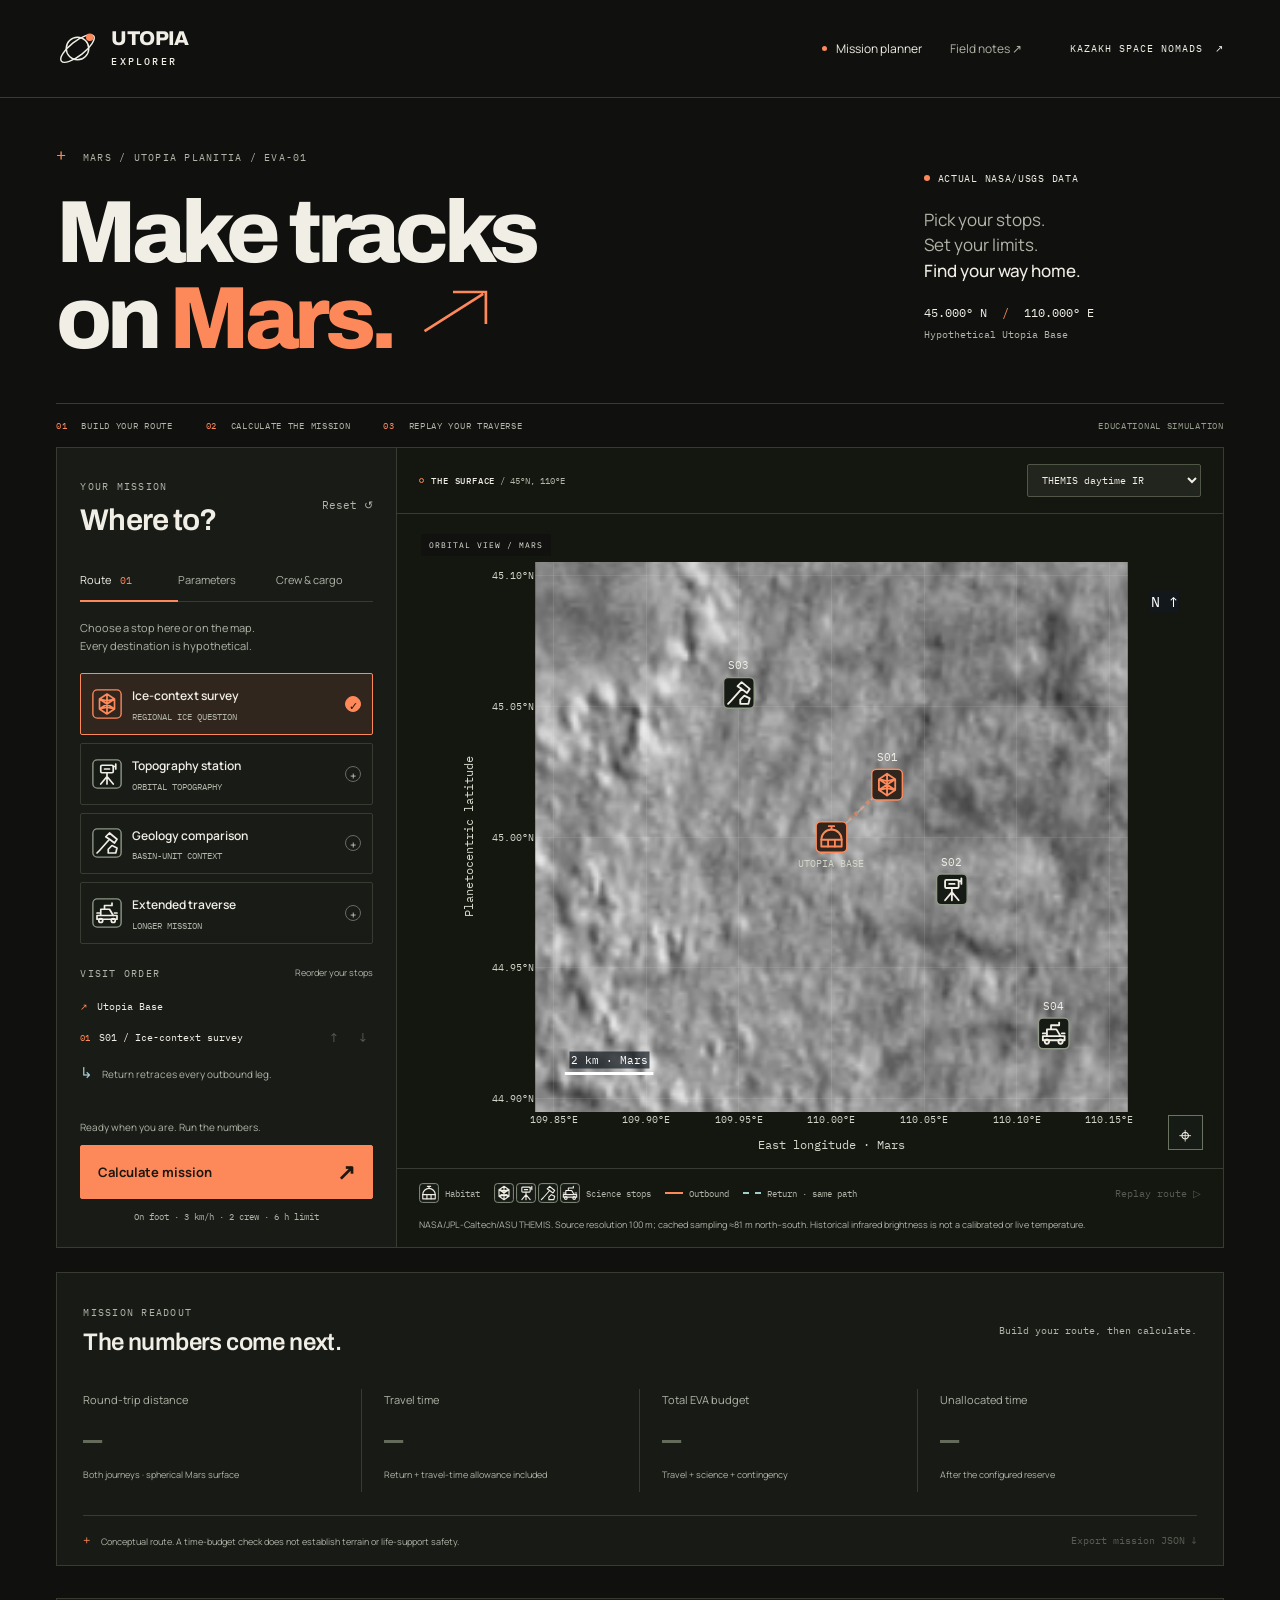
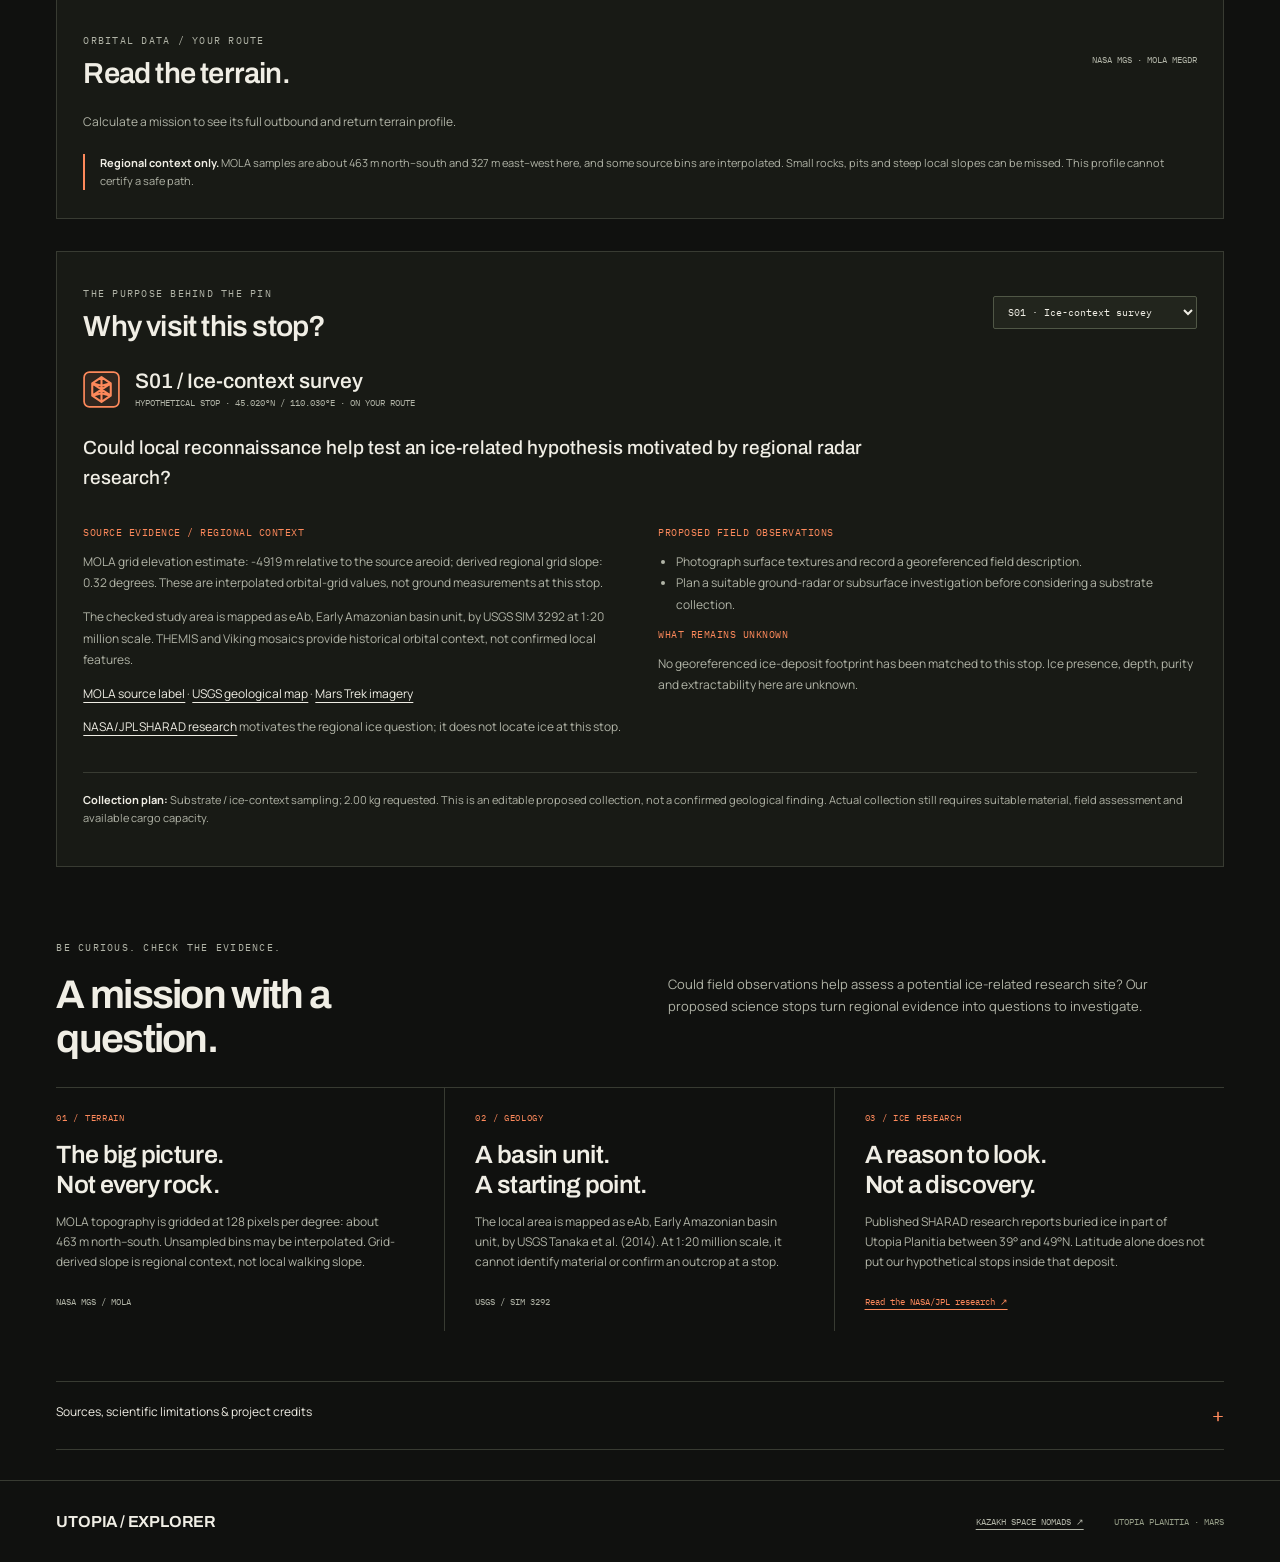
<file: index.html>
<!doctype html>
<html lang="en">
<head>
<meta charset="utf-8"><meta name="viewport" content="width=device-width,initial-scale=1">
<meta name="description" content="Build a hypothetical Mars science traverse with actual NASA and USGS orbital data. Plan the route, calculate the return budget, and explore the evidence.">
<title>Utopia Explorer · Make tracks on Mars</title>
<link rel="preload" href="fonts/archivo-latin-variable.woff2" as="font" type="font/woff2" crossorigin>
<link rel="stylesheet" href="style.css"><script src="plotly.min.js" defer></script><script src="mission.js" defer></script><script src="icons.js" defer></script><script src="logistics.js" defer></script><script src="terrain.js" defer></script><script src="app.js" defer></script>
</head>
<body>
<a class="skip-link" href="#planner">Skip to mission planner</a>
<header class="site-header">
  <a href="#" class="wordmark" aria-label="Utopia Explorer home"><svg class="orbit-mark" viewBox="0 0 42 42" aria-hidden="true"><circle cx="21" cy="21" r="11"/><ellipse cx="21" cy="21" rx="20" ry="7" transform="rotate(-38 21 21)"/><circle class="orbit-dot" cx="33" cy="10" r="3"/></svg><span>UTOPIA<span class="wordmark-sub">EXPLORER</span></span></a>
  <nav aria-label="Main navigation"><a class="nav-active" href="#planner">Mission planner</a><a href="#field-notes">Field notes <span aria-hidden="true">↗</span></a></nav>
  <a id="team-link" class="team-name" href="https://www.spaceappschallenge.org/2026/find-a-team/kazakh-astro-nomads/?tab=details" target="_blank" rel="noopener noreferrer" aria-label="Kazakh Space Nomads team page on NASA Space Apps (opens in a new tab)">KAZAKH SPACE NOMADS <span aria-hidden="true">↗</span></a>
</header>
<main>
<section class="hero" aria-labelledby="page-title">
  <div><div class="eyebrow"><span class="tiny-cross" aria-hidden="true">+</span> MARS / UTOPIA PLANITIA / EVA-01</div><h1 id="page-title">Make tracks<br>on <span>Mars.</span><svg viewBox="0 0 90 65" aria-hidden="true"><path d="M4 54L70 12M36 10H73V46"/></svg></h1></div>
  <div class="hero-aside"><span class="source-stamp"><i aria-hidden="true"></i> ACTUAL NASA/USGS DATA</span><p>Pick your stops.<br>Set your limits.<br><strong>Find your way home.</strong></p><div class="coordinates">45.000° N <span>/</span> 110.000° E <small>Hypothetical Utopia Base</small></div></div>
</section>
<div class="mission-ribbon"><span><b>01</b> BUILD YOUR ROUTE</span><span id="step-calculate"><b>02</b> CALCULATE THE MISSION</span><span id="step-replay"><b>03</b> REPLAY YOUR TRAVERSE</span><span class="ribbon-end">EDUCATIONAL SIMULATION</span></div>
<section id="planner" class="planner" aria-label="Mission planner">
  <aside class="route-panel" aria-labelledby="route-title">
    <div class="panel-heading"><div><span class="eyebrow">YOUR MISSION</span><h2 id="route-title">Where to?</h2></div><button id="reset" class="text-button" title="Restore the default EVA-01 route and parameters">Reset ↺</button></div>
    <div class="planner-tabs" role="tablist" aria-label="Mission configuration"><button id="route-tab" role="tab" aria-selected="true" aria-controls="route-panel" tabindex="0">Route <span id="stop-count">01</span></button><button id="limits-tab" role="tab" aria-selected="false" aria-controls="limits-panel" tabindex="-1">Parameters</button><button id="crew-tab" role="tab" aria-selected="false" aria-controls="crew-panel" tabindex="-1">Crew & cargo</button></div>
    <section id="route-panel" role="tabpanel" aria-labelledby="route-tab">
      <p class="panel-description">Choose a stop here or on the map.<br>Every destination is hypothetical.</p>
      <div id="destinations" class="destination-list"><p class="muted">Loading science stops…</p></div>
      <div class="itinerary-heading"><span class="eyebrow">VISIT ORDER</span><small>Reorder your stops</small></div>
      <ol id="itinerary" class="itinerary"></ol>
      <div class="return-note"><span aria-hidden="true">↳</span> Return retraces every outbound leg.</div>
    </section>
    <section id="limits-panel" role="tabpanel" aria-labelledby="limits-tab" hidden>
      <p class="panel-description">Make the plan fit your mission.<br>These are scenario assumptions.</p>
      <div class="parameter"><label for="speed"><span id="speed-label">Walking speed</span> <small>km/h</small></label><input id="speed" type="number" min="0.5" max="6" step="any" value="3" required><p>Typical speed for this scenario, not validated Mars performance.</p></div>
      <div class="parameter"><label for="maximum">Maximum EVA <small>hours</small></label><input id="maximum" type="number" min="0.25" max="24" step="any" value="6" required></div>
      <div class="parameter"><label for="science">Science per stop <small>min</small></label><input id="science" type="number" min="0" max="240" step="any" value="25" required></div>
      <div class="parameter"><label for="reserve">Contingency reserve <small>min</small></label><input id="reserve" type="number" min="0" max="240" step="any" value="45" required></div>
      <div class="parameter"><label for="factor">Travel-time allowance <small>×</small></label><input id="factor" type="number" min="1" max="5" step="any" value="1.25" required><p>A multiplier for detours and slower progress. It changes time, not the mapped distance.</p></div>
      <p class="small-note">All times use ordinary 60-minute hours. These time limits are scenario inputs. Crew & cargo adds supply estimates; suit consumables and local hazards remain unmodeled.</p>
    </section>
<section id="crew-panel" role="tabpanel" aria-labelledby="crew-tab" hidden>
<p class="panel-description">Plan for the people making the trip.<br>All supply, capacity and energy inputs are illustrative assumptions.</p>
<label class="transport-label" for="transport">Surface transport</label><select id="transport" class="transport-select"><option value="walk">Walking EVA</option><option value="rover">Electric rover</option></select>
<div class="parameter"><label for="crew">Crew size <small>people</small></label><input id="crew" type="number" min="1" max="8" step="1" value="2" required></div><div id="walk-capacity"><div class="parameter"><label for="carry_limit_kg">Cargo per astronaut <small>kg of carried mass</small></label><input id="carry_limit_kg" type="number" min="1" max="200" step="any" value="15" required><p>Excludes the astronaut and worn spacesuit. This is your cargo allowance, not a certified human/suit limit.</p></div></div><div id="rover-settings" hidden><div class="parameter"><label for="rover_payload_kg">Rover cargo allowance <small>kg, occupants & suits excluded</small></label><input id="rover_payload_kg" type="number" min="1" max="3000" step="any" value="150" required></div><div class="parameter"><label for="battery_kwh">Battery capacity <small>kWh</small></label><input id="battery_kwh" type="number" min="0.1" max="1000" step="any" value="10" required></div><div class="parameter"><label for="energy_reserve_percent">Minimum battery reserve <small>% of full battery</small></label><input id="energy_reserve_percent" type="number" min="0" max="80" step="any" value="20" required></div><details class="crew-details"><summary>Rover energy assumptions</summary><div class="parameter"><label for="drive_kwh_per_km">Driving energy <small>kWh/km</small></label><input id="drive_kwh_per_km" type="number" min="0" max="10" step="any" value="0.35" required></div><div class="parameter"><label for="aux_kw">Auxiliary power <small>kW</small></label><input id="aux_kw" type="number" min="0" max="10" step="any" value="0.15" required></div><p class="small-note">Distance/time model only. No calibrated payload, traction, slope or battery-temperature model. Electric energy is reported in kWh, not fuel litres.</p></details></div><div class="sample-heading"><span class="eyebrow">COLLECTION PLAN</span><p>Requested mass at each stop. These are proposed collections, not observed materials.</p></div><div id="sample-requests"></div><details class="crew-details"><summary>Rations, water & gear</summary><div class="parameter"><label for="food_kcal_per_person_hour">Ration energy allowance <small>kcal/person/hour</small></label><input id="food_kcal_per_person_hour" type="number" min="0" max="1500" step="any" value="200" required></div><div class="parameter"><label for="food_kcal_per_kg">Packed food energy density <small>kcal/kg</small></label><input id="food_kcal_per_kg" type="number" min="500" max="8000" step="any" value="3500" required><p>Use density including your packaging allowance.</p></div><div class="parameter"><label for="water_l_per_person_hour">Water allowance <small>L/person/hour</small></label><input id="water_l_per_person_hour" type="number" min="0" max="3" step="any" value="0.25" required></div><div class="parameter"><label for="personal_gear_kg">Personal carried gear <small>kg/person</small></label><input id="personal_gear_kg" type="number" min="0" max="100" step="any" value="4" required></div><div class="parameter"><label for="tools_kg">Shared tools & sample containers <small>kg total</small></label><input id="tools_kg" type="number" min="0" max="250" step="any" value="3" required></div><p class="small-note">Packed supplies cover the full time budget, including time contingency. Rations are not an assumption that food can be eaten during a suited walk; consumption access and physiological adequacy are unmodeled.</p></details><a class="model-link" href="logistics-model.html" target="_blank" rel="noopener">How these estimates work ↗</a></section>
    <div class="calculate-dock"><p id="calculate-hint" class="small-note">Choose your stops. Then run the numbers.</p><button id="calculate" class="primary-button" disabled><span>Calculate mission</span><span aria-hidden="true">↗</span></button><div class="parameter-summary" id="parameter-summary">3 km/h <i>·</i> 6 h EVA <i>·</i> 45 min reserve</div></div>
  </aside>
  <div class="map-panel">
    <div class="map-toolbar"><div><span class="map-live-dot" aria-hidden="true"></span><b>THE SURFACE</b><span class="map-region"> / 45°N, 110°E</span></div><label for="layer" class="sr-only">Map data layer</label><select id="layer" aria-label="Map data layer"><option>Loading orbital layers…</option></select></div>
    <div class="map-frame"><div id="map" role="region" aria-label="Interactive Mars map. Click a hypothetical destination marker to select a stop."></div><div id="map-loading" class="map-loading"><div class="loading-orbit" aria-hidden="true"></div><span>Bringing Utopia into view…</span></div><span class="map-corner-label">ORBITAL VIEW / MARS</span><button id="focus-map" class="map-focus" title="Reset map to the study area" aria-label="Reset map to the study area">⌖</button><div id="replay-status" class="replay-status" hidden>CONCEPTUAL REPLAY · TIME COMPRESSED</div></div>
    <div class="map-legend"><span><span id="legend-habitat" class="legend-icon" aria-hidden="true"></span> Habitat</span><span class="legend-symbols" title="Research, survey, geology and reconnaissance stops"><span id="legend-stations" class="legend-icons" aria-hidden="true"></span> Science stops</span><span><i class="legend-out"></i> Outbound</span><span><i class="legend-return"></i> Return · same path</span><button id="replay" class="text-button" disabled>Replay route <span aria-hidden="true">▷</span></button></div>
    <p id="layer-note" class="layer-note">Historical orbital data. Zooming adds no source detail.</p>
  </div>
</section>
<section id="results" class="results" aria-labelledby="results-title" data-state="draft">
  <div class="results-heading"><div><span class="eyebrow">MISSION READOUT</span><h2 id="results-title">The numbers come next.</h2></div><div id="status" class="mission-status" role="status" aria-live="polite">Build your route, then calculate.</div></div>
  <div class="metrics"><div class="metric"><span>Round-trip distance</span><strong id="metric-distance">—</strong><small>Both journeys · spherical Mars surface</small></div><div class="metric"><span>Travel time</span><strong id="metric-travel">—</strong><small>Return + travel-time allowance included</small></div><div class="metric"><span>Total EVA budget</span><strong id="metric-budget">—</strong><small>Travel + science + contingency</small></div><div class="metric"><span>Unallocated time</span><strong id="metric-margin">—</strong><small>After the configured reserve</small></div></div>
  <div id="budget-breakdown" class="budget-breakdown" hidden><div class="budget-track" aria-hidden="true"><i id="budget-travel"></i><i id="budget-science"></i><i id="budget-reserve"></i><i id="budget-free"></i></div><div id="budget-labels" class="budget-labels"></div></div>
<section id="crew-readout" class="crew-readout" aria-labelledby="crew-results-title" hidden>
<div class="crew-readout-heading"><div><span class="eyebrow">PEOPLE / POWER / PAYLOAD</span><h3 id="crew-results-title">Pack for the way back.</h3></div><span id="transport-result" class="transport-badge"></span></div>
<div class="resource-grid"><div class="resource-item"><span id="energy-title">Rover energy</span><strong id="resource-energy">—</strong><small id="energy-detail"></small></div><div class="resource-item"><span>Food to pack</span><strong id="resource-food">—</strong><small id="food-detail"></small></div><div class="resource-item"><span>Water to pack</span><strong id="resource-water">—</strong><small id="water-detail"></small></div><div class="resource-item"><span>Conservative return load</span><strong id="resource-load">—</strong><small id="load-detail"></small></div></div>
<ul id="resource-warnings" class="resource-warnings" aria-live="polite"></ul>
<div class="collection-overview"><h4>What can you bring back?</h4><p id="collection-summary"></p></div>
<div class="table-scroll"><table class="cargo-table"><caption class="sr-only">Requested and capacity-limited sample collections by hypothetical stop</caption><thead><tr><th scope="col">Stop / proposed collection</th><th scope="col">Requested</th><th scope="col">Fits capacity</th></tr></thead><tbody id="sample-allocation"></tbody></table></div>
<p class="resource-note">If the requested collection exceeds spare capacity, the displayed allocation scales every request proportionally. It does not prioritize science. Starting supplies remain in the load calculation throughout; no mass is removed for consumption.</p>
<details class="load-details"><summary>See load along the route</summary><div class="table-scroll"><table class="cargo-table"><caption class="sr-only">Conservative carried load on each outbound and return leg</caption><thead><tr><th scope="col">Leg</th><th scope="col">Samples aboard</th><th scope="col">Total cargo</th></tr></thead><tbody id="load-legs"></tbody></table></div></details>
<p class="resource-note"><b>Planning assumptions, not vehicle or physiological specifications.</b> Cargo excludes crew bodies and worn suits. Mass is in kg, with no Mars-gravity multiplier. Food, water and rover energy remain unvalidated allowances. <a href="logistics-model.html" target="_blank" rel="noopener">Model & limitations ↗</a></p>
</section>
  <div class="results-bottom"><p><span class="tiny-cross" aria-hidden="true">+</span> Conceptual route. A time-budget check does not establish terrain or life-support safety.</p><button id="export" class="text-button" disabled>Export mission JSON <span aria-hidden="true">↓</span></button></div>
</section>
<section id="route-terrain" class="terrain-section" aria-labelledby="terrain-title"><div class="science-section-heading"><div><span class="eyebrow">ORBITAL DATA / YOUR ROUTE</span><h2 id="terrain-title">Read the terrain.</h2></div><span class="science-source">NASA MGS · MOLA MEGDR</span></div><p id="terrain-status" role="status">Calculate a mission to see its full outbound and return terrain profile.</p><div id="terrain-readout" hidden><div id="terrain-summary" class="terrain-summary"></div><div id="terrain-chart" aria-label="MOLA elevation and regional slope along the outbound and return route"></div><p class="resource-note">Elevation is in metres relative to the source Mars areoid. Slope is derived from the coarse MOLA grid, not measured local walking slope. The return retraces the same terrain. Profile interpolation adds no observations.</p></div><p class="terrain-warning"><b>Regional context only.</b> MOLA samples are about 463 m north–south and 327 m east–west here, and some source bins are interpolated. Small rocks, pits and steep local slopes can be missed. This profile cannot certify a safe path.</p></section>
<section id="stop-science" class="stop-science" aria-labelledby="stop-science-title"><div class="science-section-heading"><div><span class="eyebrow">THE PURPOSE BEHIND THE PIN</span><h2 id="stop-science-title">Why visit this stop?</h2></div><div><label for="science-stop" class="sr-only">Choose a stop science brief</label><select id="science-stop"></select></div></div><div id="science-brief"></div></section>
<section id="field-notes" class="field-notes" aria-labelledby="notes-title"><div class="notes-heading"><span class="eyebrow">BE CURIOUS. CHECK THE EVIDENCE.</span><h2 id="notes-title">A mission with a question.</h2><p>Could field observations help assess a potential ice-related research site? Our proposed science stops turn regional evidence into questions to investigate.</p></div><div class="science-grid"><article><span class="note-number">01 / TERRAIN</span><h3>The big picture.<br>Not every rock.</h3><p>MOLA topography is gridded at 128 pixels per degree: about 463 m north–south. Unsampled bins may be interpolated. Grid-derived slope is regional context, not local walking slope.</p><span class="note-tag">NASA MGS / MOLA</span></article><article><span class="note-number">02 / GEOLOGY</span><h3>A basin unit.<br>A starting point.</h3><p>The local area is mapped as eAb, Early Amazonian basin unit, by USGS Tanaka et al. (2014). At 1:20 million scale, it cannot identify material or confirm an outcrop at a stop.</p><span class="note-tag">USGS / SIM 3292</span></article><article><span class="note-number">03 / ICE RESEARCH</span><h3>A reason to look.<br>Not a discovery.</h3><p>Published SHARAD research reports buried ice in part of Utopia Planitia between 39° and 49°N. Latitude alone does not put our hypothetical stops inside that deposit.</p><a class="note-link" href="https://www.jpl.nasa.gov/news/mars-ice-deposit-holds-as-much-water-as-lake-superior/" target="_blank" rel="noopener">Read the NASA/JPL research ↗</a></article></div></section>
<details class="source-details"><summary>Sources, scientific limitations & project credits <span aria-hidden="true">+</span></summary><div class="source-content"><div><h3>Trace the data.</h3><ul><li><a href="https://trek.nasa.gov/mars/" target="_blank" rel="noopener">NASA Mars Trek</a> — THEMIS daytime IR and Viking MDIM imagery.</li><li><a href="https://pds-geosciences.wustl.edu/mgs/urn-nasa-pds-mgs_mola_topography_derived/meg128/megt88n090hb.xml" target="_blank" rel="noopener">NASA PDS MOLA product label</a> — numeric gridded topography.</li><li><a href="https://pubs.usgs.gov/sim/3292/" target="_blank" rel="noopener">USGS SIM 3292</a> — geological mapping via NASA Trek.</li><li><a href="DATA_SOURCES.md">Full data-source notes</a>.</li></ul><figure><img src="sharad_context.jpg" alt="NASA's published regional SHARAD ice assessment, with original legend" loading="lazy"><figcaption>PIA21138 · NASA/JPL-Caltech/Univ. of Rome/ASI/PSI. Regional reference, not a georeferenced local ice overlay.</figcaption></figure></div><div><h3>Know the limits.</h3><p>Mars has a thin, CO₂-dominated atmosphere. Local temperature, dust, radiation, communications, obstacle data and suit-consumable measurements are unavailable. Crew, ration, water, cargo and rover-energy coefficients are editable scenario assumptions, not measurements or certified requirements. No values are invented for these conditions.</p><p>Routes use planetocentric coordinates, east-positive longitudes and Mars's mean radius of 3,389.5 km. Grid elevations are not integrated into 3D walking distance. All habitat and waypoint locations are hypothetical.</p><p>Earlier Mars Project research is credited to Team Tokamak Bruno. This Kazakh Space Nomads prototype includes disclosed AI assistance for code, source inspection, tests and documentation. NASA/USGS attribution does not imply endorsement.</p><p>The original Python/Streamlit project and its 89 executed tests are available as a separate download. This hosted interface runs in the browser. The supplied 2026 challenge page returned HTTP 503 during verification.</p><a href="utopia-explorer.zip" download class="download-link">Download original Python project ↓</a></div></div></details>
</main><footer><a href="#" class="footer-wordmark">UTOPIA / EXPLORER</a><a href="https://www.spaceappschallenge.org/2026/find-a-team/kazakh-astro-nomads/?tab=details" target="_blank" rel="noopener noreferrer">KAZAKH SPACE NOMADS ↗</a><span>UTOPIA PLANITIA · MARS</span></footer>
</body></html>
</file>
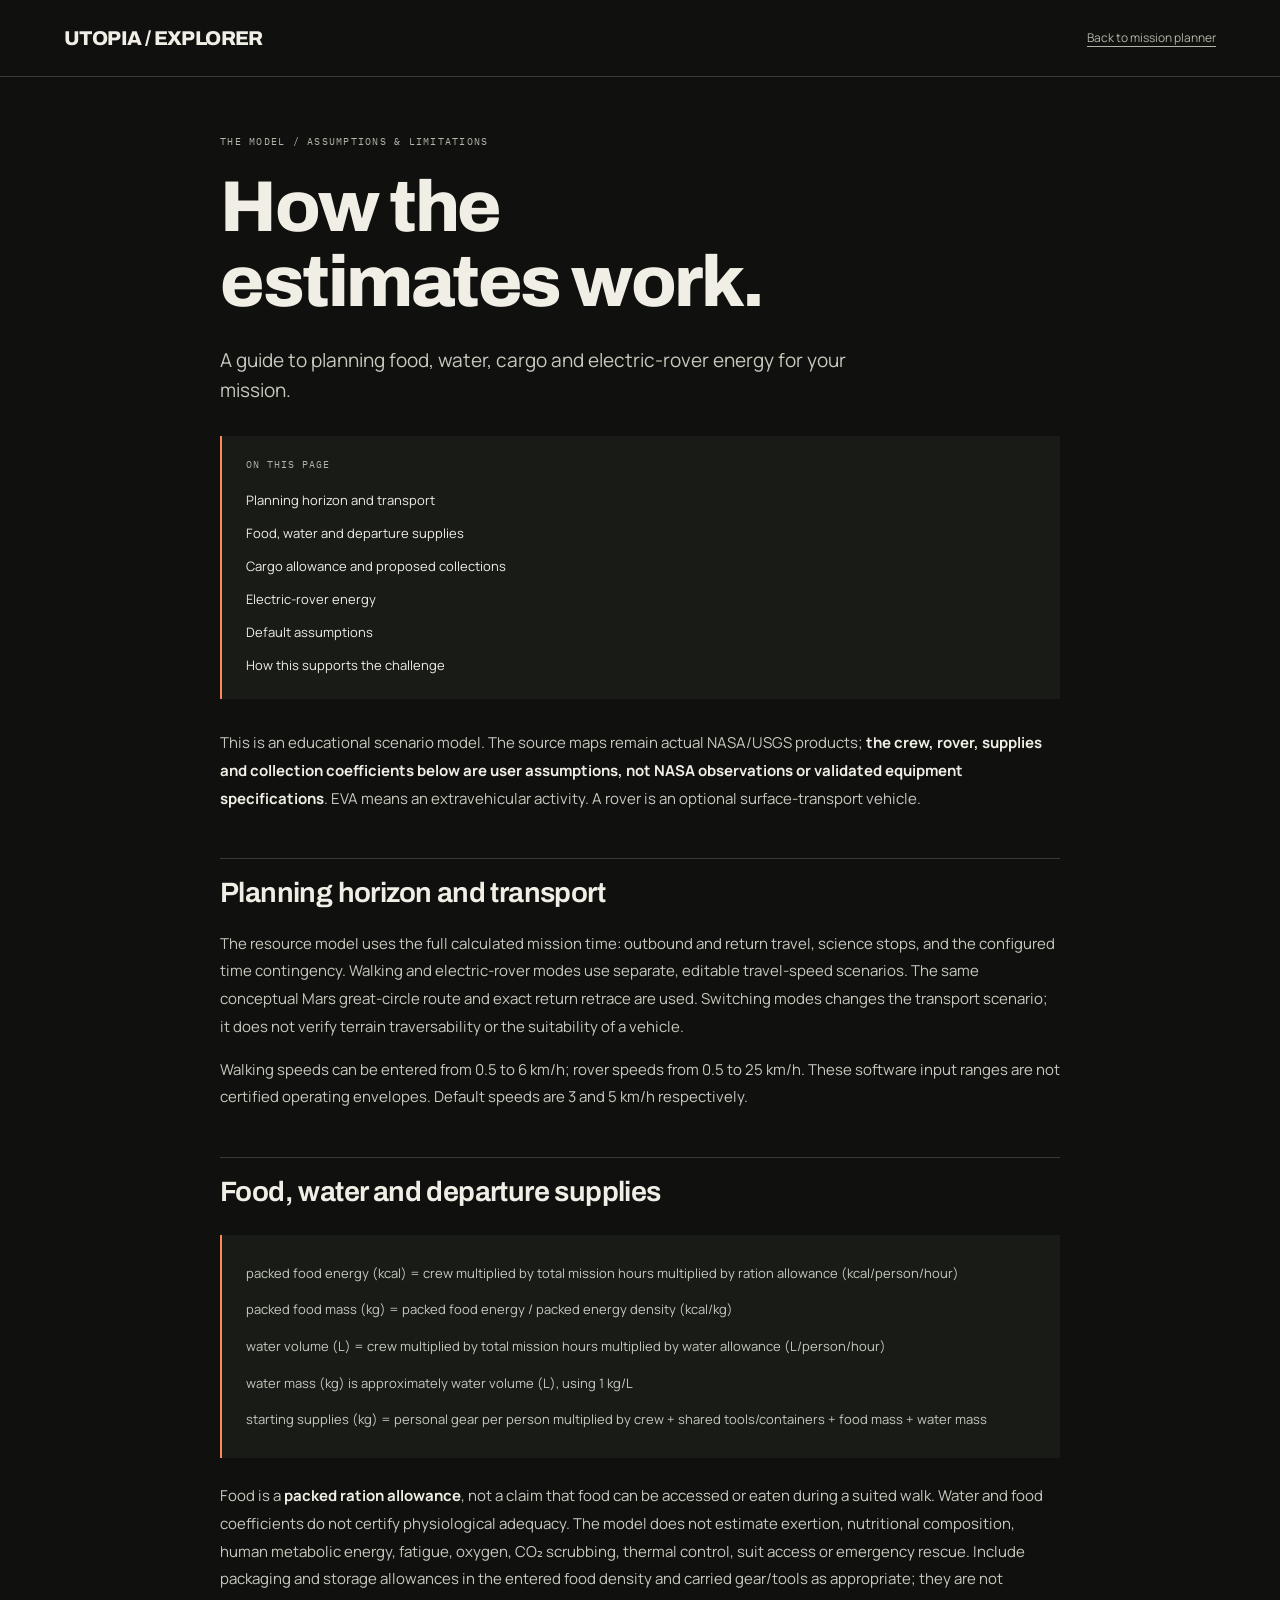
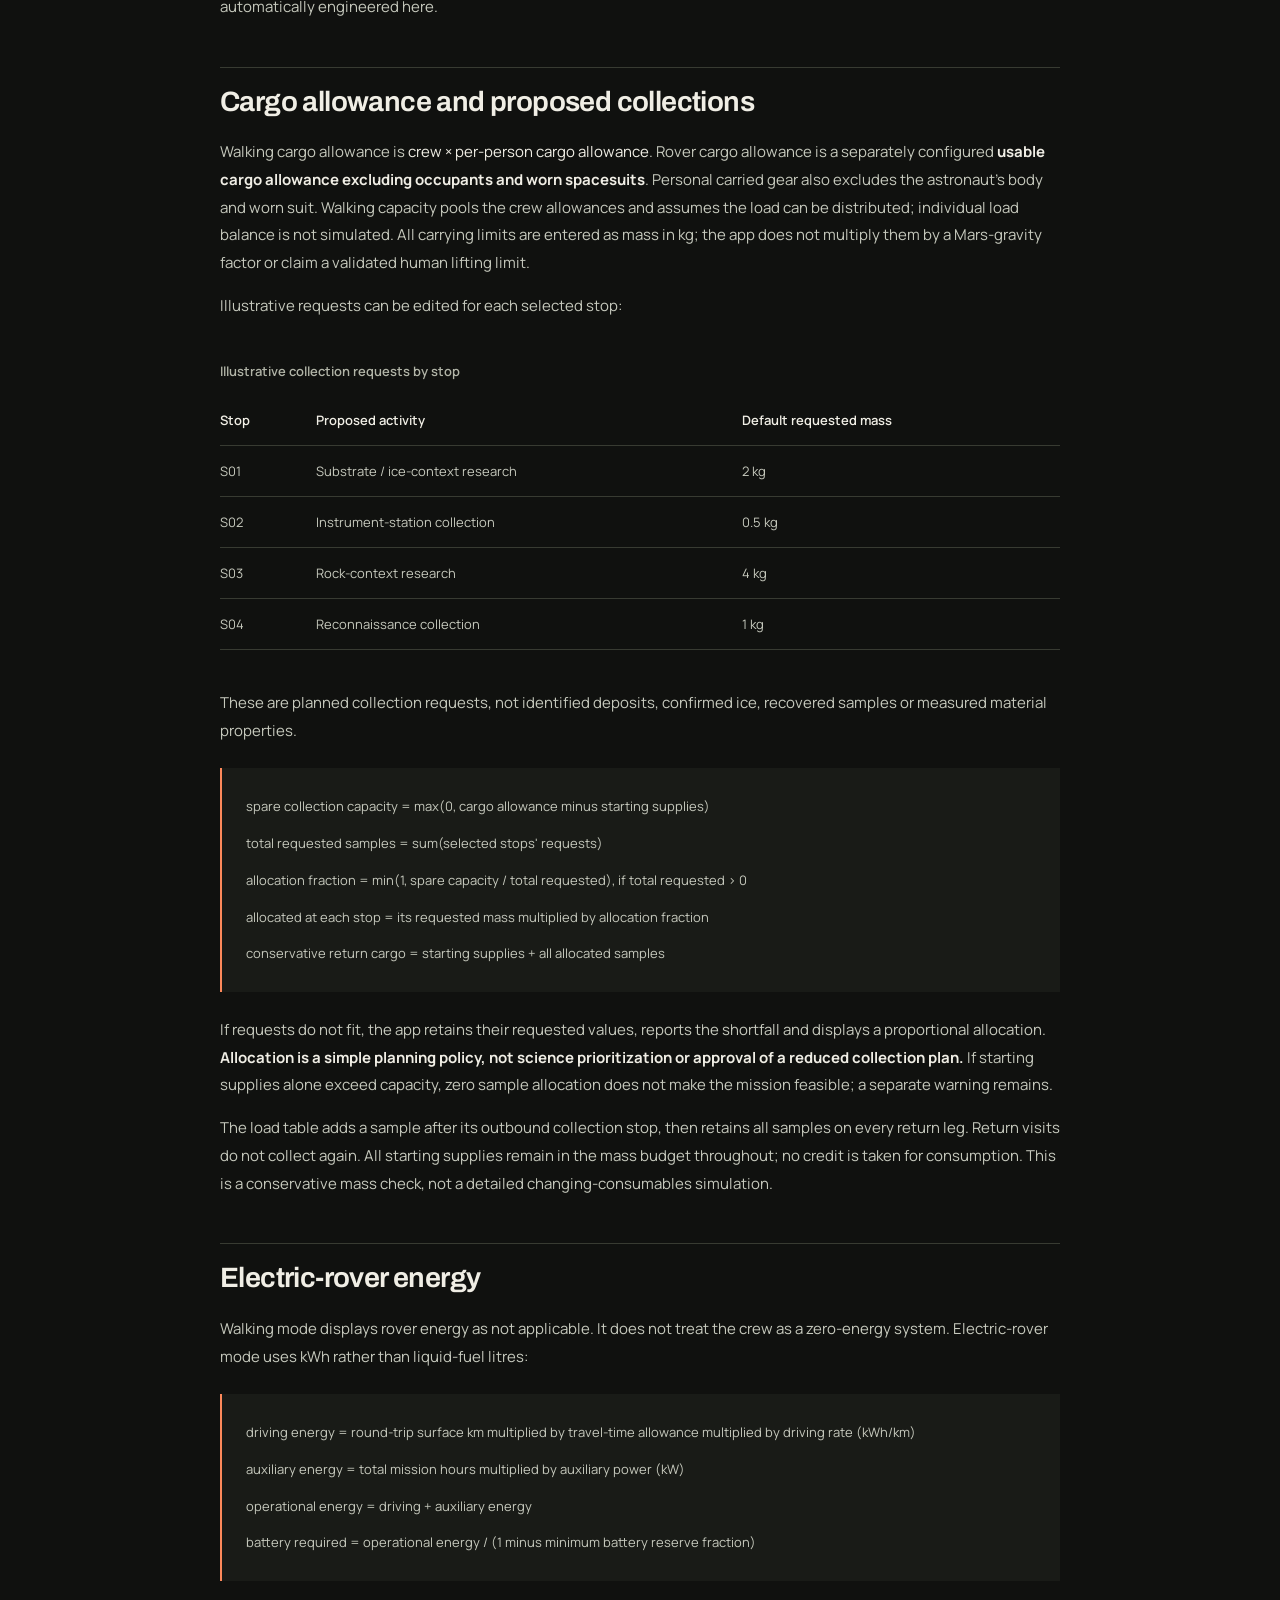
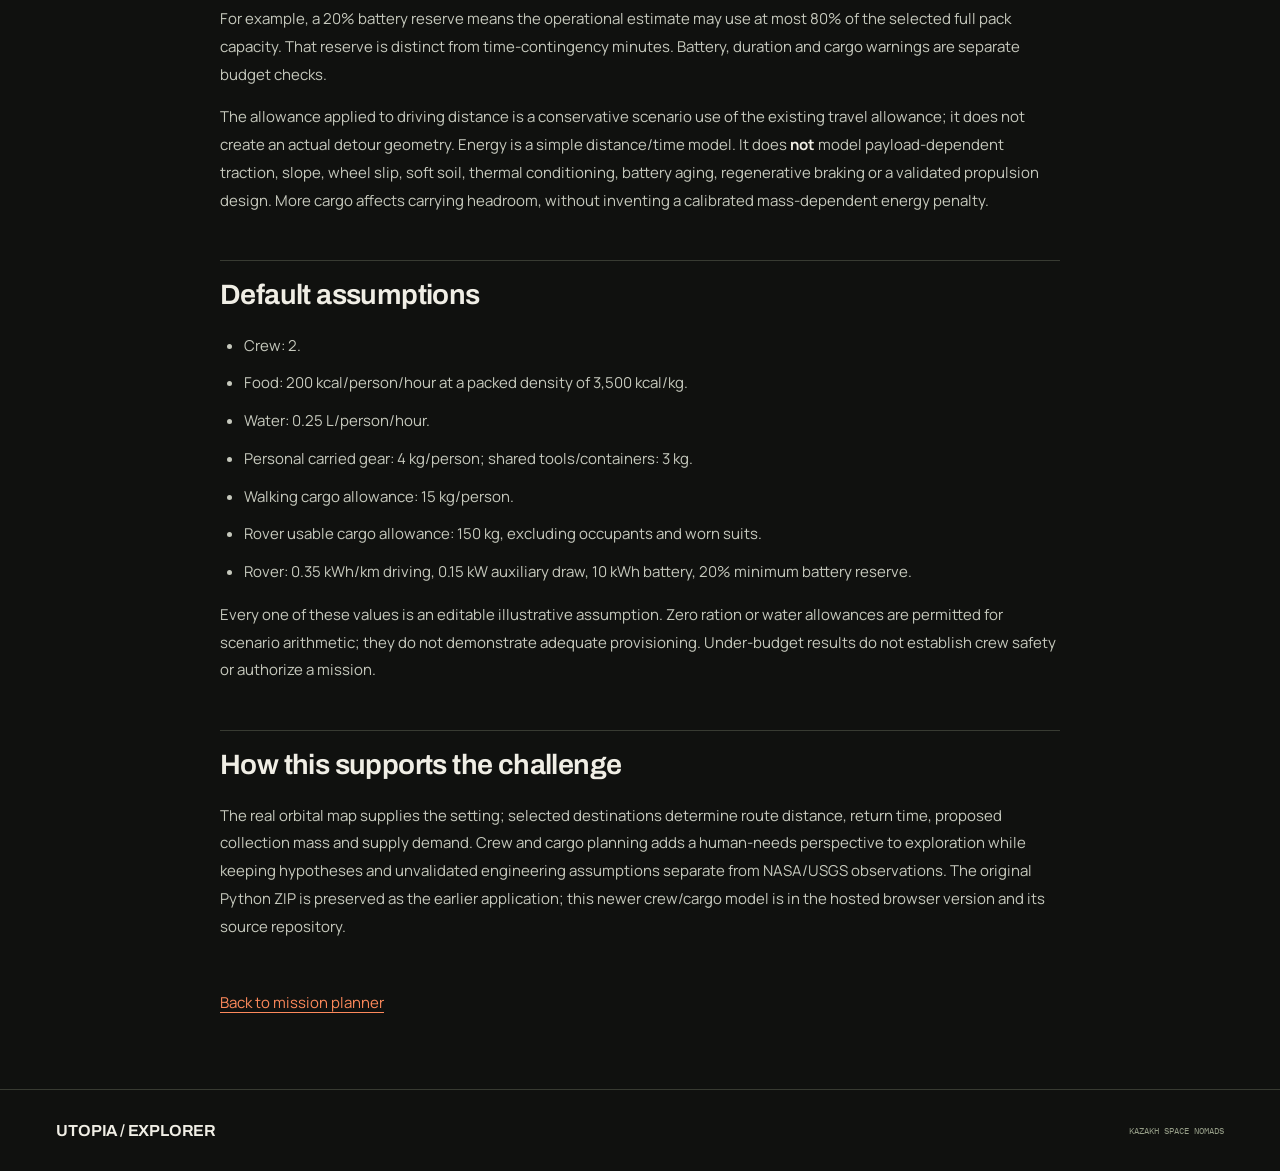
<file: logistics-model.html>
<!doctype html><html lang="en"><head><meta charset="utf-8"><meta name="viewport" content="width=device-width,initial-scale=1"><title>How the estimates work · Utopia Explorer</title><meta name="description" content="Readable explanation of the crew, cargo and rover estimates used in Utopia Explorer."><link rel="stylesheet" href="style.css"><link rel="stylesheet" href="model-page.css"></head><body class="model-page"><header class="reading-header"><a href="./" class="wordmark">UTOPIA / EXPLORER</a><a href="./#planner">Back to mission planner</a></header><main class="reading-main"><article><div class="eyebrow">THE MODEL / ASSUMPTIONS & LIMITATIONS</div><h1>How the<br>estimates work.</h1><p class="reading-lead">A guide to planning food, water, cargo and electric-rover energy for your mission.</p><nav class="reading-contents" aria-label="On this page"><span>ON THIS PAGE</span><a href="#planning-horizon-and-transport">Planning horizon and transport</a><a href="#food-water-and-departure-supplies">Food, water and departure supplies</a><a href="#cargo-allowance-and-proposed-collections">Cargo allowance and proposed collections</a><a href="#electric-rover-energy">Electric-rover energy</a><a href="#default-assumptions">Default assumptions</a><a href="#how-this-supports-the-challenge">How this supports the challenge</a></nav><p>This is an educational scenario model. The source maps remain actual NASA/USGS products; <strong>the crew, rover, supplies and collection coefficients below are user assumptions, not NASA observations or validated equipment specifications</strong>. EVA means an extravehicular activity. A rover is an optional surface-transport vehicle.</p><h2 id="planning-horizon-and-transport">Planning horizon and transport</h2><p>The resource model uses the full calculated mission time: outbound and return travel, science stops, and the configured time contingency. Walking and electric-rover modes use separate, editable travel-speed scenarios. The same conceptual Mars great-circle route and exact return retrace are used. Switching modes changes the transport scenario; it does not verify terrain traversability or the suitability of a vehicle.</p><p>Walking speeds can be entered from 0.5 to 6 km/h; rover speeds from 0.5 to 25 km/h. These software input ranges are not certified operating envelopes. Default speeds are 3 and 5 km/h respectively.</p><h2 id="food-water-and-departure-supplies">Food, water and departure supplies</h2><div class="formula-block" aria-label="Calculation steps"><p>packed food energy (kcal) = crew  multiplied by  total mission hours  multiplied by  ration allowance (kcal/person/hour)</p><p>packed food mass (kg) = packed food energy / packed energy density (kcal/kg)</p><p>water volume (L) = crew  multiplied by  total mission hours  multiplied by  water allowance (L/person/hour)</p><p>water mass (kg)  is approximately  water volume (L), using 1 kg/L</p><p>starting supplies (kg) = personal gear per person  multiplied by  crew + shared tools/containers + food mass + water mass</p></div><p>Food is a <strong>packed ration allowance</strong>, not a claim that food can be accessed or eaten during a suited walk. Water and food coefficients do not certify physiological adequacy. The model does not estimate exertion, nutritional composition, human metabolic energy, fatigue, oxygen, CO₂ scrubbing, thermal control, suit access or emergency rescue. Include packaging and storage allowances in the entered food density and carried gear/tools as appropriate; they are not automatically engineered here.</p><h2 id="cargo-allowance-and-proposed-collections">Cargo allowance and proposed collections</h2><p>Walking cargo allowance is <span class="inline-formula">crew × per-person cargo allowance</span>. Rover cargo allowance is a separately configured <strong>usable cargo allowance excluding occupants and worn spacesuits</strong>. Personal carried gear also excludes the astronaut&#x27;s body and worn suit. Walking capacity pools the crew allowances and assumes the load can be distributed; individual load balance is not simulated. All carrying limits are entered as mass in kg; the app does not multiply them by a Mars-gravity factor or claim a validated human lifting limit.</p><p>Illustrative requests can be edited for each selected stop:</p><div class="table-scroll"><table><caption>Illustrative collection requests by stop</caption><thead><tr><th scope="col">Stop</th><th scope="col">Proposed activity</th><th scope="col">Default requested mass</th></tr></thead><tbody><tr><td>S01</td><td>Substrate / ice-context research</td><td>2 kg</td></tr><tr><td>S02</td><td>Instrument-station collection</td><td>0.5 kg</td></tr><tr><td>S03</td><td>Rock-context research</td><td>4 kg</td></tr><tr><td>S04</td><td>Reconnaissance collection</td><td>1 kg</td></tr></tbody></table></div><p>These are planned collection requests, not identified deposits, confirmed ice, recovered samples or measured material properties.</p><div class="formula-block" aria-label="Calculation steps"><p>spare collection capacity = max(0, cargo allowance  minus  starting supplies)</p><p>total requested samples = sum(selected stops&#x27; requests)</p><p>allocation fraction = min(1, spare capacity / total requested), if total requested &gt; 0</p><p>allocated at each stop = its requested mass  multiplied by  allocation fraction</p><p>conservative return cargo = starting supplies + all allocated samples</p></div><p>If requests do not fit, the app retains their requested values, reports the shortfall and displays a proportional allocation. <strong>Allocation is a simple planning policy, not science prioritization or approval of a reduced collection plan.</strong> If starting supplies alone exceed capacity, zero sample allocation does not make the mission feasible; a separate warning remains.</p><p>The load table adds a sample after its outbound collection stop, then retains all samples on every return leg. Return visits do not collect again. All starting supplies remain in the mass budget throughout; no credit is taken for consumption. This is a conservative mass check, not a detailed changing-consumables simulation.</p><h2 id="electric-rover-energy">Electric-rover energy</h2><p>Walking mode displays rover energy as not applicable. It does not treat the crew as a zero-energy system. Electric-rover mode uses kWh rather than liquid-fuel litres:</p><div class="formula-block" aria-label="Calculation steps"><p>driving energy = round-trip surface km  multiplied by  travel-time allowance  multiplied by  driving rate (kWh/km)</p><p>auxiliary energy = total mission hours  multiplied by  auxiliary power (kW)</p><p>operational energy = driving + auxiliary energy</p><p>battery required = operational energy / (1  minus  minimum battery reserve fraction)</p></div><p>For example, a 20% battery reserve means the operational estimate may use at most 80% of the selected full pack capacity. That reserve is distinct from time-contingency minutes. Battery, duration and cargo warnings are separate budget checks.</p><p>The allowance applied to driving distance is a conservative scenario use of the existing travel allowance; it does not create an actual detour geometry. Energy is a simple distance/time model. It does <strong>not</strong> model payload-dependent traction, slope, wheel slip, soft soil, thermal conditioning, battery aging, regenerative braking or a validated propulsion design. More cargo affects carrying headroom, without inventing a calibrated mass-dependent energy penalty.</p><h2 id="default-assumptions">Default assumptions</h2><ul><li>Crew: 2.</li><li>Food: 200 kcal/person/hour at a packed density of 3,500 kcal/kg.</li><li>Water: 0.25 L/person/hour.</li><li>Personal carried gear: 4 kg/person; shared tools/containers: 3 kg.</li><li>Walking cargo allowance: 15 kg/person.</li><li>Rover usable cargo allowance: 150 kg, excluding occupants and worn suits.</li><li>Rover: 0.35 kWh/km driving, 0.15 kW auxiliary draw, 10 kWh battery, 20% minimum battery reserve.</li></ul><p>Every one of these values is an editable illustrative assumption. Zero ration or water allowances are permitted for scenario arithmetic; they do not demonstrate adequate provisioning. Under-budget results do not establish crew safety or authorize a mission.</p><h2 id="how-this-supports-the-challenge">How this supports the challenge</h2><p>The real orbital map supplies the setting; selected destinations determine route distance, return time, proposed collection mass and supply demand. Crew and cargo planning adds a human-needs perspective to exploration while keeping hypotheses and unvalidated engineering assumptions separate from NASA/USGS observations. The original Python ZIP is preserved as the earlier application; this newer crew/cargo model is in the hosted browser version and its source repository.</p><a href="./#planner" class="reading-back">Back to mission planner</a></article></main><footer><a href="./" class="footer-wordmark">UTOPIA / EXPLORER</a><span>KAZAKH SPACE NOMADS</span></footer></body></html>
</file>
<file: style.css>
@font-face{font-family:Archivo;src:url('fonts/archivo-latin-variable.woff2') format('woff2');font-weight:400 900;font-display:swap}@font-face{font-family:Manrope;src:url('fonts/manrope-latin-variable.woff2') format('woff2');font-weight:400 700;font-display:swap}@font-face{font-family:'IBM Plex Mono';src:url('fonts/ibm-plex-mono-latin-400.woff2') format('woff2');font-weight:400;font-display:swap}@font-face{font-family:'IBM Plex Mono';src:url('fonts/ibm-plex-mono-latin-500.woff2') format('woff2');font-weight:500;font-display:swap}
:root{--bg:#10110f;--panel:#191b17;--line:#383b32;--ink:#f0eee5;--muted:#b1b4a7;--rust:#fd895b;--cyan:#a1ccd0;--green:#d0e69e;--mono:'IBM Plex Mono',monospace;--heading:Archivo,sans-serif;--body:Manrope,sans-serif}*{box-sizing:border-box}html{scroll-behavior:smooth;scroll-padding-top:24px}body{margin:0;background:var(--bg);color:var(--ink);font:14px/1.65 var(--body);-webkit-font-smoothing:antialiased}button,input,select{font:inherit}button,a,input,select{touch-action:manipulation}a{color:inherit;text-underline-offset:4px}button{cursor:pointer}button:disabled{cursor:not-allowed;opacity:.43}button,input,select{color:var(--ink)}button:focus-visible,a:focus-visible,input:focus-visible,select:focus-visible,summary:focus-visible{outline:2px solid var(--rust);outline-offset:5px}button{transition:background .18s,color .18s,border-color .18s,transform .18s}button:not(:disabled):active{transform:translateY(1px)}[hidden]{display:none!important}.sr-only{position:absolute;width:1px;height:1px;padding:0;margin:-1px;overflow:hidden;clip:rect(0,0,0,0);white-space:nowrap;border:0}.skip-link{position:fixed;left:16px;top:-80px;background:var(--rust);color:var(--bg);padding:12px;z-index:10}.skip-link:focus{top:12px}.site-header{height:98px;padding:0 4.4%;display:flex;align-items:center;gap:48px;border-bottom:1px solid var(--line)}.wordmark{display:flex;gap:12px;align-items:center;text-decoration:none;font:800 20px/.9 var(--heading);letter-spacing:-.6px}.wordmark-sub{display:block;font:500 10px/1.5 var(--mono);letter-spacing:2.2px;margin-top:7px}.orbit-mark{width:43px;height:43px;fill:none;stroke:var(--ink);stroke-width:1.4;overflow:visible}.orbit-dot{fill:var(--rust);stroke:var(--rust)}nav{display:flex;gap:28px;margin-left:auto}nav a{text-decoration:none;color:var(--muted);font-size:12px}nav a:hover,.nav-active{color:var(--ink)}.nav-active:before{content:'';display:inline-block;width:5px;height:5px;background:var(--rust);border-radius:50%;margin:0 9px 2px 0}.team-name{font:10px var(--mono);letter-spacing:1px;display:flex;align-items:center;gap:12px}.team-dot{width:7px;height:7px;border:1px solid var(--green);border-radius:50%}main{max-width:1600px;margin:auto;padding:0 4.4%}.hero{padding:43px 0 40px;display:flex;justify-content:space-between;gap:30px;align-items:center}.eyebrow{font:10px/1.7 var(--mono);letter-spacing:1.25px;color:var(--muted)}.tiny-cross{font-size:17px;color:var(--rust);margin-right:8px}h1{font:800 clamp(64px,6.9vw,105px)/.98 var(--heading);letter-spacing:-5.3px;margin:20px 0 0;position:relative}h1>span{color:var(--rust)}h1 svg{height:60px;width:80px;fill:none;stroke:var(--rust);stroke-width:3;margin-left:28px;transform:translateY(-6px)}.hero-aside{width:300px;padding-top:9px}.source-stamp{font:10px var(--mono);letter-spacing:.7px;display:flex;gap:8px;align-items:center}.source-stamp i{height:6px;width:6px;background:var(--rust);border-radius:50%}.hero-aside>p{font-size:17px;line-height:1.5;color:var(--muted);margin:22px 0}.hero-aside strong{color:var(--ink);font-weight:500}.coordinates{font:12px var(--mono)}.coordinates>span{color:var(--rust);margin:0 8px}.coordinates small{font-size:10px;display:block;color:var(--muted);margin-top:8px}.mission-ribbon{border-top:1px solid var(--line);border-bottom:1px solid var(--line);display:flex;gap:33px;padding:15px 0;font:9px/1.5 var(--mono);letter-spacing:.7px;color:var(--muted)}.mission-ribbon b{font-weight:400;color:var(--rust);margin-right:8px}.mission-ribbon .ribbon-end{margin-left:auto;color:#969c8d}.mission-ribbon .is-active{color:var(--ink)}.planner{display:grid;grid-template-columns:340px minmax(0,1fr);border:1px solid var(--line);border-top:0;scroll-margin-top:16px}.route-panel{padding:25px 23px;background:var(--panel);border-right:1px solid var(--line);display:flex;flex-direction:column;min-width:0}.panel-heading{display:flex;align-items:center;justify-content:space-between}.panel-heading h2{font:650 30px/1.1 var(--heading);letter-spacing:-.9px;margin:7px 0 0}.text-button{background:none;border:0;padding:5px 0;color:var(--muted);font:11px var(--mono);white-space:nowrap}.text-button:not(:disabled):hover{color:var(--rust)}.planner-tabs{display:flex;margin:22px 0 0;border-bottom:1px solid var(--line)}.planner-tabs button{flex:1;background:none;border:0;border-bottom:2px solid transparent;padding:13px 0;text-align:left;font:12px var(--body);color:var(--muted);margin-bottom:-1px}.planner-tabs button[aria-selected=true]{border-bottom-color:var(--rust);color:var(--ink)}.planner-tabs button span{font:10px var(--mono);margin-left:12px;color:var(--rust)}.panel-description{color:var(--muted);font-size:11px;line-height:1.7;margin:17px 0}.destination-list{display:grid;gap:8px}.destination-card{width:100%;display:flex;align-items:center;gap:10px;background:transparent;border:1px solid var(--line);padding:12px 11px;text-align:left;border-radius:2px}.destination-card .destination-id{font:10px var(--mono);color:var(--muted);align-self:flex-start;margin-top:3px}.destination-card .destination-name{display:block;font-size:12px;font-weight:600}.destination-card .destination-meta{display:block;font:9px var(--mono);color:var(--muted);margin-top:5px}.destination-check{margin-left:auto;width:18px;height:18px;border:1px solid #666c5f;border-radius:50%;display:grid;place-items:center;font-size:11px}.destination-card:hover{background:#252820;border-color:#79816c}.destination-card[aria-pressed=true]{border-color:var(--rust);background:#30261e}.destination-card[aria-pressed=true] .destination-id{color:var(--rust)}.destination-card[aria-pressed=true] .destination-check{background:var(--rust);border-color:var(--rust);color:#17130f}.itinerary-heading{display:flex;justify-content:space-between;align-items:center;margin-top:21px}.itinerary-heading small{color:var(--muted);font-size:9px}.itinerary{list-style:none;padding:0;margin:9px 0 0;font:10px var(--mono)}.itinerary li{display:flex;align-items:center;gap:9px;min-height:31px}.itinerary .sequence-number{color:var(--rust);font-size:9px}.itinerary .sequence-name{flex:1}.itinerary button{background:none;border:0;color:var(--muted);padding:5px 6px;font-size:13px;line-height:1}.itinerary button:not(:disabled):hover{color:var(--rust)}.empty-route{color:var(--muted);font-size:11px}.return-note{color:var(--muted);font-size:10px;margin-top:8px}.return-note span{color:var(--cyan);font-size:15px;margin-right:7px}.calculate-dock{margin-top:auto;padding-top:23px}.calculate-dock>p{margin-bottom:10px}.primary-button{background:var(--rust);border:1px solid var(--rust);color:#1d180f;padding:15px 17px;display:flex;justify-content:space-between;align-items:center;width:100%;font-size:13px;font-weight:700;border-radius:2px}.primary-button span:last-child{font-size:22px;line-height:1}.primary-button:not(:disabled):hover{background:#ffa67e;border-color:#ffa67e;box-shadow:0 4px 20px #fd895b17}.parameter-summary{font:9px var(--mono);text-align:center;color:var(--muted);margin-top:12px}.parameter-summary i{margin:0 6px;color:var(--rust)}.small-note{font-size:10px;color:var(--muted);line-height:1.65}.parameter{display:grid;grid-template-columns:1fr 78px;gap:5px 12px;margin:15px 0;align-items:center}.parameter label{font-size:12px}.parameter label small{display:block;font:9px var(--mono);color:var(--muted);margin-top:2px}.parameter input{background:var(--bg);border:1px solid #555c4c;border-radius:2px;min-width:0;width:78px;padding:9px 4px 9px 9px;font:12px var(--mono);color:var(--ink)}.parameter input:invalid{border-color:#ed826f}.parameter p{grid-column:1/-1;font-size:10px;color:var(--muted);margin:3px 0 0;line-height:1.6}.map-panel{background:#141610;min-width:0;display:flex;flex-direction:column}.map-toolbar{display:flex;align-items:center;justify-content:space-between;gap:12px;padding:16px 22px;border-bottom:1px solid var(--line);font:9px var(--mono)}.map-toolbar b{font-weight:500;letter-spacing:.8px}.map-live-dot{display:inline-block;width:5px;height:5px;margin:0 7px 1px 0;border:1px solid var(--rust);border-radius:50%}.map-region{color:var(--muted)}select{background:#22251d;color:var(--ink);border:1px solid #505746;border-radius:2px;padding:8px 28px 8px 10px;font:10px var(--mono);max-width:240px}.map-frame{position:relative;min-height:535px;flex:1;overflow:hidden}#map{width:100%;height:100%;min-height:535px}.map-corner-label{position:absolute;left:24px;top:20px;pointer-events:none;font:8px var(--mono);letter-spacing:1px;color:#e5e6dd;background:#10110fbf;padding:6px 8px}.map-focus{position:absolute;right:20px;bottom:18px;background:#171b15;color:var(--ink);border:1px solid #6b7361;width:35px;height:35px;font-size:22px;display:grid;place-items:center}.map-focus:hover{background:var(--line)}.map-loading{position:absolute;inset:0;display:flex;gap:16px;align-items:center;justify-content:center;font:11px var(--mono);color:var(--muted);background:#141610}.loading-orbit{width:30px;height:30px;border:1px solid #525a47;border-top-color:var(--rust);border-radius:50%;animation:orbit 1.4s linear infinite}.map-legend{display:flex;align-items:center;gap:17px;padding:13px 22px;border-top:1px solid var(--line);font:9px var(--mono);color:var(--muted);flex-wrap:wrap}.map-legend>span{display:flex;align-items:center;gap:7px}.map-legend i{display:inline-block}.legend-base{width:7px;height:7px;transform:rotate(45deg);background:var(--cyan)}.legend-out{width:18px;height:2px;background:var(--rust)}.legend-return{width:18px;border-top:2px dashed var(--cyan)}.map-legend button{margin-left:auto;font-size:10px}.layer-note{font-size:9px;color:var(--muted);line-height:1.65;margin:0;padding:0 22px 15px;max-width:820px}.replay-status{position:absolute;left:24px;bottom:18px;pointer-events:none;background:#10110fe8;border:1px solid var(--rust);font:9px var(--mono);color:var(--rust);padding:8px 12px}.results{margin-top:24px;padding:26px 26px 0;border:1px solid var(--line);background:#181a15}.results-heading{display:flex;align-items:center;justify-content:space-between;gap:25px}.results-heading h2{font:600 24px/1.3 var(--heading);letter-spacing:-.6px;margin:5px 0}.mission-status{font:10px/1.65 var(--mono);max-width:360px;color:var(--muted);text-align:right}.results[data-state=calculated] .mission-status{color:var(--green)}.results[data-status=over_budget] .mission-status,.results[data-status=at_limit] .mission-status{color:var(--rust)}.metrics{display:grid;grid-template-columns:repeat(4,minmax(0,1fr));margin-top:25px}.metric{border-right:1px solid var(--line);padding:2px 22px 9px}.metric:first-child{padding-left:0}.metric:last-child{border:0}.metric>span{display:block;font-size:11px;color:var(--muted);margin-bottom:10px}.metric strong{display:block;font:500 clamp(23px,2.5vw,38px)/1.3 var(--mono);letter-spacing:-1.3px}.metric strong em{font:400 12px var(--mono);font-style:normal;letter-spacing:0;color:var(--muted);margin-left:5px}.metric small{display:block;font-size:9px;color:var(--muted);margin-top:8px}.results[data-state=draft] .metric strong{color:#646b5b}.budget-breakdown{margin-top:26px}.budget-track{height:7px;display:flex;gap:3px;overflow:hidden}.budget-track i{display:block;transition:width .5s ease}.budget-track i:nth-child(1){background:var(--rust)}.budget-track i:nth-child(2){background:var(--cyan)}.budget-track i:nth-child(3){background:#b8ad8d}.budget-track i:nth-child(4){background:#6d7954}.budget-labels{display:flex;gap:20px;margin-top:9px;font:9px var(--mono);color:var(--muted);flex-wrap:wrap}.budget-labels span:before{content:'';display:inline-block;width:5px;height:5px;background:var(--legend-color);margin:0 6px 1px 0}.results-bottom{border-top:1px solid var(--line);display:flex;align-items:center;justify-content:space-between;gap:20px;margin-top:23px;padding:13px 0}.results-bottom p{font-size:9px;color:var(--muted);margin:0}.results-bottom .tiny-cross{font-size:13px}.results-bottom button{font-size:10px}.field-notes{padding:72px 0 50px}.notes-heading{display:grid;grid-template-columns:1fr 1fr;gap:5px 55px}.notes-heading>.eyebrow{grid-column:1/-1}.notes-heading h2{font:650 40px/1.1 var(--heading);letter-spacing:-1.7px;margin:12px 0 26px;max-width:440px}.notes-heading>p{color:var(--muted);font-size:13px;max-width:480px}.science-grid{display:grid;grid-template-columns:repeat(3,minmax(0,1fr));border-top:1px solid var(--line)}.science-grid article{padding:24px 30px;border-right:1px solid var(--line);display:flex;flex-direction:column}.science-grid article:first-child{padding-left:0}.science-grid article:last-child{border-right:0;padding-right:0}.note-number{font:9px var(--mono);color:var(--rust);letter-spacing:.7px}.science-grid h3{font:600 25px/1.2 var(--heading);letter-spacing:-.7px;margin:17px 0 12px}.science-grid p{font-size:12px;color:var(--muted);max-width:340px;margin:0 0 24px}.note-tag,.note-link{font:9px var(--mono);margin-top:auto}.note-tag{color:var(--muted)}.note-link{color:var(--rust)}.source-details{border-top:1px solid var(--line);border-bottom:1px solid var(--line);margin-bottom:30px}.source-details>summary{list-style:none;cursor:pointer;padding:20px 0;display:flex;justify-content:space-between;font-size:12px}.source-details>summary::-webkit-details-marker{display:none}.source-details>summary>span{font:20px var(--mono);color:var(--rust)}.source-details[open]>summary>span{transform:rotate(45deg)}.source-content{display:grid;grid-template-columns:1fr 1fr;gap:50px;padding-bottom:30px;font-size:12px;color:var(--muted)}.source-content h3{font:600 23px var(--heading);color:var(--ink)}.source-content ul{padding-left:18px}.source-content li{margin:10px 0}.source-content a{color:var(--ink)}figure{margin:25px 0 0;max-width:390px}figure img{width:100%;height:auto;display:block}figcaption{font-size:10px;margin-top:8px}.download-link{display:inline-block;margin-top:12px}.source-content p{margin-top:0}footer{display:flex;gap:30px;align-items:center;padding:32px 4.4%;border-top:1px solid var(--line);font:9px var(--mono);color:var(--muted)}.footer-wordmark{font:650 16px var(--heading);letter-spacing:-.2px;color:var(--ink);text-decoration:none;margin-right:auto}footer>span:last-child{color:#959d87}.reveal .metric{animation:reveal .45s both}.reveal .metric:nth-child(2){animation-delay:.08s}.reveal .metric:nth-child(3){animation-delay:.16s}.reveal .metric:nth-child(4){animation-delay:.24s}@keyframes reveal{from{opacity:0;transform:translateY(9px)}to{opacity:1;transform:translateY(0)}}@keyframes orbit{to{transform:rotate(360deg)}}
@media(min-width:1450px){.planner{grid-template-columns:360px minmax(0,1fr)}.map-frame,#map{min-height:575px}.destination-card{padding:14px 12px}.calculate-dock{padding-top:27px}}
@media(max-width:1100px){.site-header{gap:25px}.team-name{display:none}.hero-aside{width:245px}.hero-aside>p{font-size:15px}.mission-ribbon{gap:20px}.ribbon-end{display:none}.planner{grid-template-columns:310px minmax(0,1fr)}.route-panel{padding:23px 17px}.map-region{display:none}.map-toolbar{padding:14px 16px}.map-toolbar select{max-width:190px}.map-legend{gap:12px;padding:12px 16px}.map-legend button{margin-left:0}.metric{padding:2px 15px 9px}.metric strong{font-size:26px}.results-heading h2{font-size:22px}.science-grid article{padding:24px 22px}}
@media(max-width:760px){.site-header{height:78px;padding:0 5%;gap:16px}.wordmark{font-size:17px}.orbit-mark{width:34px;height:34px}.wordmark-sub{font-size:8px}.site-header nav{gap:15px}nav a{font-size:10px}nav .nav-active{display:none}main{padding:0 5%}.hero{padding:32px 0;gap:25px}.hero h1{font-size:62px;letter-spacing:-3.8px;margin-top:15px}.hero h1 svg{width:48px;height:38px;margin-left:12px}.hero>.hero-aside{width:200px;flex-shrink:0}.hero-aside>p{font-size:13px;margin:17px 0}.source-stamp{font-size:8px;letter-spacing:0}.coordinates{font-size:10px}.coordinates>span{margin:0 3px}.coordinates small{font-size:8px}.eyebrow{font-size:8px;letter-spacing:.8px}.mission-ribbon{font-size:8px;gap:13px;padding:12px 0}.mission-ribbon b{margin-right:4px}.planner{grid-template-columns:1fr}.route-panel{border-right:0;border-bottom:1px solid var(--line);padding:23px}.destination-list{grid-template-columns:1fr 1fr}.destination-card{padding:13px 10px;gap:8px}.destination-id{display:none}.destination-card .destination-name{font-size:11px}.destination-meta{font-size:8px!important}.destination-check{width:15px;height:15px;flex-shrink:0}.panel-description br{display:none}.itinerary{display:flex;flex-wrap:wrap;gap:0 15px}.itinerary li{flex:0 1 auto;gap:8px}.itinerary .sequence-name{flex:none}.calculate-dock{padding-top:18px}.parameter{grid-template-columns:1fr 90px}.parameter input{width:90px}.map-frame,#map{min-height:480px}.map-toolbar{padding:14px 18px}.map-toolbar select{max-width:210px}.map-legend{padding:14px 18px;font-size:8px;gap:12px}.map-legend button{margin-left:auto;font-size:9px}.layer-note{padding:0 18px 15px;font-size:9px}.results{padding:23px 20px 0;margin-top:20px}.results-heading{align-items:flex-start;gap:15px;flex-direction:column}.mission-status{text-align:left;max-width:none;font-size:9px}.results-heading h2{font-size:25px}.metrics{grid-template-columns:1fr 1fr;gap:20px 0;margin-top:23px}.metric{padding:0 15px 0 0!important}.metric:nth-child(2){border-right:0;padding-left:18px!important}.metric:nth-child(4){padding-left:18px!important}.metric>span{font-size:10px;margin-bottom:6px}.metric strong{font-size:28px}.metric small{font-size:8px;max-width:170px}.results-bottom{align-items:flex-start;flex-direction:column;gap:10px}.budget-labels{gap:10px 18px;font-size:8px}.field-notes{padding:48px 0 30px}.notes-heading{grid-template-columns:1fr;gap:0}.notes-heading h2{font-size:34px;max-width:none;margin-bottom:8px}.notes-heading p{font-size:12px;margin-bottom:26px}.science-grid{grid-template-columns:1fr}.science-grid article{padding:24px 0!important;border-right:0;border-bottom:1px solid var(--line)}.science-grid h3 br{display:none}.science-grid p{max-width:none;margin-bottom:16px}.source-content{grid-template-columns:1fr;gap:15px}.source-details summary{font-size:11px;gap:18px}.source-content h3{font-size:22px}.source-details{margin-bottom:0}footer{flex-wrap:wrap;padding:24px 5%;gap:15px}.footer-wordmark{font-size:14px}footer>span:last-child{display:none}}
@media(max-width:480px){.hero{display:block}.hero h1{font-size:70px;letter-spacing:-4px}.hero-aside{width:100%!important;display:grid;grid-template-columns:1fr 1fr;gap:14px;padding-top:25px}.source-stamp{grid-column:1/-1;font-size:9px}.hero-aside>p{margin:0;font-size:13px}.coordinates{align-self:center;font-size:9px}.mission-ribbon{justify-content:space-between;font-size:7px;gap:10px}.mission-ribbon>span{max-width:105px}.mission-ribbon b{display:block;margin-bottom:3px}.route-panel{padding:22px 18px}.destination-list{gap:7px}.destination-card{padding:12px 8px}.destination-card .destination-name{font-size:10px}.map-toolbar select{max-width:190px;font-size:9px}.map-toolbar b{font-size:8px}.map-frame,#map{min-height:460px}.map-legend>span{font-size:7px}.map-legend{gap:10px}.replay-status{left:16px;bottom:17px;max-width:245px;font-size:8px}.metric strong{font-size:25px}.metric strong em{font-size:10px}}
@media(prefers-reduced-motion:reduce){html{scroll-behavior:auto}*,*:before,*:after{animation:none!important;transition:none!important}}
/* Crew support and distinct mission-activity pictograms. */
.team-name{text-decoration:none;transition:color .2s}.team-name:hover{color:var(--rust)}.destination-icon{display:inline-flex;flex-shrink:0}.destination-icon svg{width:30px;height:30px}.destination-card .destination-id{display:none}.destination-card .destination-check{width:16px;height:16px;flex-shrink:0}.destination-card{gap:10px}.planner-tabs button{font-size:11px}.planner-tabs button span{margin-left:7px}.transport-label{display:block;font-size:12px;margin:15px 0 8px}.transport-select{width:100%;max-width:none;font:12px var(--body);padding:11px}.crew-details{border-top:1px solid var(--line);margin-top:14px;padding-top:12px}.crew-details>summary{cursor:pointer;color:var(--ink);font-size:11px}.sample-heading{margin-top:21px;border-top:1px solid var(--line);padding-top:18px}.sample-heading>p{font-size:10px;color:var(--muted);line-height:1.6;margin:7px 0 12px}.sample-input-row{display:grid;grid-template-columns:1fr 70px;gap:8px;align-items:center;margin:9px 0}.sample-input-row label{font-size:10px;line-height:1.6}.sample-input-row label small{display:block;color:var(--muted);font-size:9px}.sample-input-row input{width:70px;min-width:0;background:var(--bg);border:1px solid #555c4c;border-radius:2px;padding:8px;font:11px var(--mono)}.model-link{display:inline-block;color:var(--muted);font:9px var(--mono);margin-top:18px}.legend-icon,.legend-icons{display:inline-flex;gap:4px;vertical-align:middle}.legend-icon svg,.legend-icons svg{height:20px;width:20px}.map-legend .legend-icons{gap:2px}.map-legend{gap:14px}.map-legend>span{gap:6px}#map .imagelayer image{pointer-events:none}.crew-readout{border-top:1px solid var(--line);margin-top:26px;padding-top:25px}.crew-readout-heading{display:flex;align-items:center;justify-content:space-between;gap:15px}.crew-readout-heading h3{font:600 25px/1.3 var(--heading);letter-spacing:-.7px;margin:6px 0 0}.transport-badge{display:inline-flex;align-items:center;gap:8px;font:10px var(--mono);color:var(--muted)}.transport-badge svg{height:29px;width:29px}.resource-grid{display:grid;grid-template-columns:repeat(4,minmax(0,1fr));gap:24px;margin:24px 0}.resource-item>span{display:block;color:var(--muted);font-size:11px;margin-bottom:9px}.resource-item>strong{font:500 clamp(22px,2vw,31px)/1.3 var(--mono);display:block;letter-spacing:-1px}.resource-item>strong em{font:400 11px var(--mono);color:var(--muted);font-style:normal;letter-spacing:0;margin-left:5px}.resource-item>small{display:block;color:var(--muted);font-size:9px;line-height:1.7;margin-top:7px}.resource-warnings{list-style:none;padding:0;display:grid;gap:8px;margin:20px 0}.resource-warnings:empty{display:none}.resource-warnings li{border-left:2px solid var(--rust);background:#30261e;padding:11px 14px;font-size:11px;color:#ffc9ad}.collection-overview{margin:22px 0 14px}.collection-overview h4{font:550 17px var(--heading);margin:0 0 8px}.collection-overview>p,.resource-note{font-size:10px;color:var(--muted);line-height:1.8}.collection-overview>p{margin:0}.resource-note{margin:14px 0}.resource-note b{font-weight:600;color:var(--ink)}.table-scroll{overflow-x:auto;max-width:100%}.cargo-table{width:100%;border-collapse:collapse;font-size:11px;text-align:left}.cargo-table th{font:9px var(--mono);color:var(--muted);padding:12px 10px;border-bottom:1px solid #69715e;white-space:nowrap}.cargo-table th:first-child,.cargo-table td:first-child{padding-left:0}.cargo-table td{padding:13px 10px;border-bottom:1px solid var(--line);font:11px var(--mono)}.cargo-table td>small{display:block;font:9px/1.6 var(--body);color:var(--muted);margin-top:5px}.cargo-table .collection-shortfall{color:var(--rust)}.load-details{margin:18px 0;font-size:11px}.load-details>summary{cursor:pointer;color:var(--ink);padding:5px 0}.load-details .table-scroll{margin-top:12px}
@media(max-width:1100px){.destination-card{padding:12px 8px;gap:8px}.destination-card .destination-name{font-size:11px}.destination-icon svg{height:26px;width:26px}.resource-grid{gap:18px}.resource-item>span{font-size:10px}.resource-item>strong{font-size:25px}.map-legend{gap:10px}}
@media(max-width:760px){.team-name{display:none}.resource-grid{grid-template-columns:1fr 1fr;gap:22px}.crew-readout-heading h3{font-size:23px}.transport-badge{font-size:9px}.destination-card{padding:12px 10px}.destination-card .destination-name{font-size:11px}.destination-icon svg{height:27px;width:27px}.crew-readout{padding-top:22px}.legend-symbols{display:none!important}.cargo-table td{font-size:10px}.resource-note{font-size:9px}}
@media(max-width:480px){.destination-card{gap:7px;padding:11px 7px}.destination-icon svg{height:24px;width:24px}.destination-card .destination-name{font-size:10px}.destination-card .destination-check{width:14px;height:14px;font-size:9px}.destination-meta{font-size:7px!important}.crew-readout-heading{align-items:flex-start;flex-direction:column}.resource-item>strong{font-size:24px}.cargo-table td{padding:11px 8px}.cargo-table th{font-size:8px;padding:10px 8px}}
@media(min-width:761px){#crew-panel{max-height:500px;overflow-y:auto;scrollbar-width:thin;scrollbar-color:#69715e transparent;padding-right:7px}#crew-panel:focus-within{scroll-behavior:auto}}
.terrain-section,.stop-science{margin-top:32px;padding:28px 26px;border:1px solid var(--line);background:#181a15}.science-section-heading{display:flex;justify-content:space-between;align-items:center;gap:20px}.science-section-heading h2{font:600 29px/1.2 var(--heading);letter-spacing:-.8px;margin:7px 0 0}.science-source{font:9px var(--mono);color:var(--muted)}#terrain-status{font-size:12px;color:var(--muted);margin-top:20px}.terrain-summary{display:flex;gap:28px;flex-wrap:wrap;margin:24px 0 10px;font:11px var(--mono)}.terrain-summary span{color:var(--muted)}.terrain-summary b{color:var(--ink);font-weight:500}#terrain-chart{width:100%;height:340px}.terrain-warning{font-size:11px;color:var(--muted);padding-left:15px;border-left:2px solid var(--rust);margin:22px 0 0}.terrain-warning b{color:var(--ink)}.brief-intro{display:flex;gap:15px;align-items:center;margin:25px 0}.brief-intro svg{height:37px;width:37px}.brief-intro h3{font:550 21px var(--heading);margin:0}.brief-intro p{font:9px var(--mono);color:var(--muted);margin:5px 0 0}.brief-question{font:500 19px/1.6 var(--heading);max-width:830px;margin:20px 0}.brief-grid{display:grid;grid-template-columns:1fr 1fr;gap:20px 36px}.brief-grid h4{font:10px var(--mono);letter-spacing:.5px;color:var(--rust);margin:12px 0}.brief-grid p,.brief-grid li{font-size:12px;color:var(--muted);line-height:1.8}.brief-grid ul{padding-left:18px;margin:0}.brief-grid a{color:var(--ink)}.brief-collection{border-top:1px solid var(--line);font-size:11px;color:var(--muted);padding-top:18px;margin-top:22px}.brief-collection strong{color:var(--ink)}@media(max-width:760px){.terrain-section,.stop-science{padding:23px 19px}.science-section-heading{align-items:flex-start;flex-direction:column}.science-section-heading h2{font-size:26px}.brief-grid{grid-template-columns:1fr;gap:8px}.terrain-summary{gap:15px;font-size:10px}.brief-question{font-size:18px}#terrain-chart{height:320px}}
</file>
<file: model-page.css>
.model-page .reading-header{display:flex;align-items:center;justify-content:space-between;gap:22px;padding:28px 5%;border-bottom:1px solid var(--line)}.reading-header>a:last-child{font-size:12px;color:var(--muted)}.model-page .reading-main{max-width:900px;padding:56px 30px 72px;margin:auto}.reading-main article{font-size:15px;line-height:1.85}.model-page h1{font-size:clamp(43px,7vw,72px);letter-spacing:-2.5px;line-height:1.05;margin:20px 0 24px}.reading-lead{font-size:19px;color:var(--muted);max-width:640px;line-height:1.6}.reading-main h2{font:650 28px/1.3 var(--heading);letter-spacing:-.6px;margin:46px 0 18px;padding-top:16px;border-top:1px solid var(--line);scroll-margin-top:20px}.reading-main p,.reading-main li{color:#c6c9bd}.reading-main strong{color:var(--ink);font-weight:700}.reading-main ul{padding-left:24px}.reading-main li{margin:10px 0}.reading-contents{display:flex;flex-direction:column;gap:9px;margin:30px 0;padding:22px 24px;border-left:2px solid var(--rust);background:var(--panel)}.reading-contents>span{font:10px var(--mono);color:var(--muted);letter-spacing:1px;margin-bottom:8px}.reading-contents a{font-size:13px;color:var(--ink);text-decoration:none}.reading-contents a:hover{color:var(--rust)}.formula-block{padding:14px 24px;margin:24px 0;background:var(--panel);border-left:2px solid var(--rust);overflow-wrap:anywhere}.formula-block p{margin:12px 0;font:13px/1.9 var(--body)}.inline-formula{color:var(--ink)}.reading-main table{border-collapse:collapse;width:100%;font-size:13px;margin:24px 0}.reading-main caption{text-align:left;font-weight:600;margin-bottom:12px;color:var(--muted)}.reading-main th{text-align:left;color:var(--ink);font-weight:600}.reading-main th,.reading-main td{padding:13px 14px;border-bottom:1px solid var(--line)}.reading-main th:first-child,.reading-main td:first-child{padding-left:0}.reading-main td{color:#c6c9bd}.reading-back{display:inline-block;margin-top:34px;color:var(--rust)}@media(max-width:600px){.model-page .reading-header{padding:22px 6%}.reading-header .wordmark{font-size:14px}.reading-header>a:last-child{font-size:10px}.model-page .reading-main{padding:36px 6% 50px}.reading-main article{font-size:14px}.reading-main h2{font-size:24px}.reading-lead{font-size:17px}.formula-block{padding:10px 17px}.reading-main th,.reading-main td{padding:11px 9px}}
</file>
